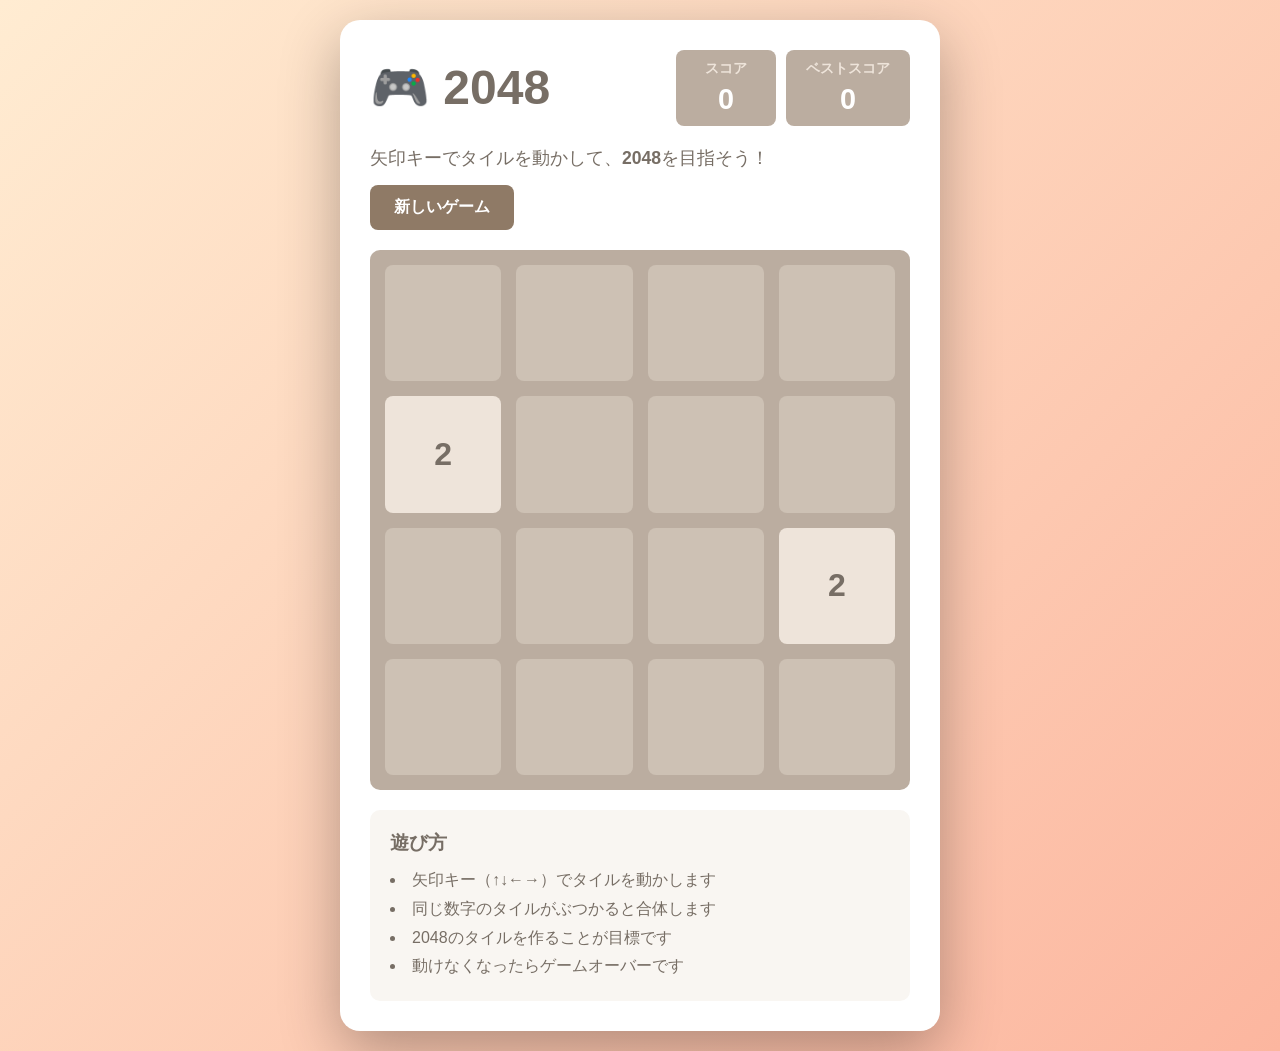
<file: 2048-game/index.html>
<!DOCTYPE html>
<html lang="ja">
<head>
    <meta charset="UTF-8">
    <meta name="viewport" content="width=device-width, initial-scale=1.0">
    <title>2048 ゲーム</title>
    <link rel="stylesheet" href="style.css">
</head>
<body>
    <div class="container">
        <header>
            <h1>🎮 2048</h1>
            <div class="score-container">
                <div class="score-box">
                    <div class="score-label">スコア</div>
                    <div id="score" class="score-value">0</div>
                </div>
                <div class="score-box">
                    <div class="score-label">ベストスコア</div>
                    <div id="bestScore" class="score-value">0</div>
                </div>
            </div>
        </header>

        <div class="game-info">
            <p>矢印キーでタイルを動かして、<strong>2048</strong>を目指そう！</p>
            <button id="newGameBtn" class="btn-new-game">新しいゲーム</button>
        </div>

        <div id="gameBoard" class="game-board">
            <!-- ゲームボードがここに生成されます -->
        </div>

        <div class="instructions">
            <h3>遊び方</h3>
            <ul>
                <li>矢印キー（↑↓←→）でタイルを動かします</li>
                <li>同じ数字のタイルがぶつかると合体します</li>
                <li>2048のタイルを作ることが目標です</li>
                <li>動けなくなったらゲームオーバーです</li>
            </ul>
        </div>
    </div>

    <div id="gameOverModal" class="modal">
        <div class="modal-content">
            <h2>ゲームオーバー！</h2>
            <p>最終スコア: <span id="finalScore">0</span></p>
            <button id="restartBtn" class="btn-restart">もう一度プレイ</button>
        </div>
    </div>

    <div id="winModal" class="modal">
        <div class="modal-content win">
            <h2>🎉 おめでとうございます！ 🎉</h2>
            <p>2048を達成しました！</p>
            <p>スコア: <span id="winScore">0</span></p>
            <button id="continueBtn" class="btn-continue">続ける</button>
            <button id="newGameFromWinBtn" class="btn-restart">新しいゲーム</button>
        </div>
    </div>

    <script src="script.js"></script>
</body>
</html>
</file>
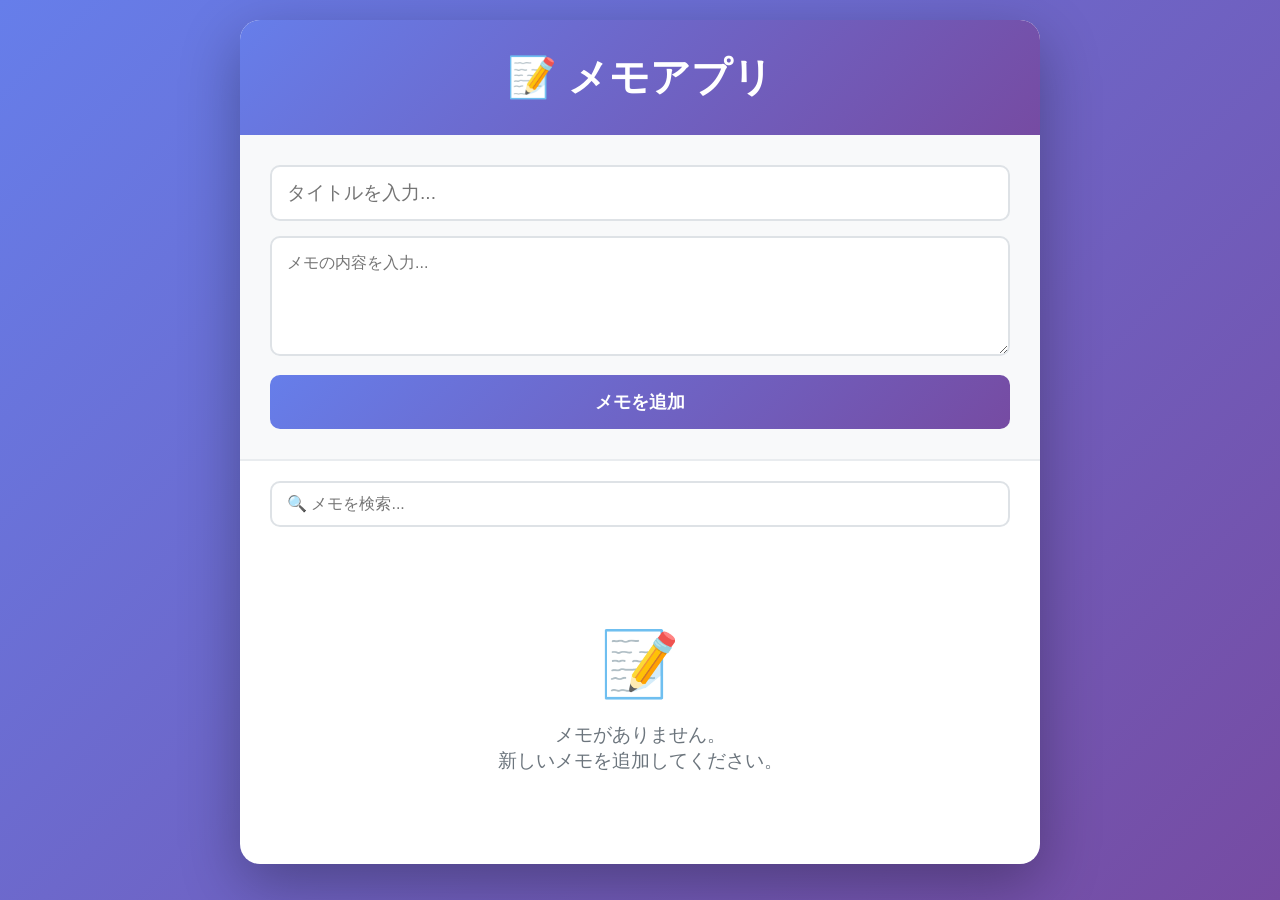
<file: memo-app/index.html>
<!DOCTYPE html>
<html lang="ja">
<head>
    <meta charset="UTF-8">
    <meta name="viewport" content="width=device-width, initial-scale=1.0">
    <title>メモアプリ</title>
    <link rel="stylesheet" href="style.css">
</head>
<body>
    <div class="container">
        <header>
            <h1>📝 メモアプリ</h1>
        </header>
        
        <div class="memo-input-section">
            <input type="text" id="memoTitle" placeholder="タイトルを入力..." />
            <textarea id="memoContent" placeholder="メモの内容を入力..."></textarea>
            <button id="addMemoBtn" class="btn-primary">メモを追加</button>
        </div>

        <div class="search-section">
            <input type="text" id="searchInput" placeholder="🔍 メモを検索..." />
        </div>

        <div class="memo-list" id="memoList">
            <!-- メモがここに表示されます -->
        </div>
    </div>

    <script src="script.js"></script>
</body>
</html>
</file>
<file: 2048-game/style.css>
* {
    margin: 0;
    padding: 0;
    box-sizing: border-box;
}

body {
    font-family: 'Segoe UI', Tahoma, Geneva, Verdana, sans-serif;
    background: linear-gradient(135deg, #ffecd2 0%, #fcb69f 100%);
    min-height: 100vh;
    padding: 20px;
    display: flex;
    justify-content: center;
    align-items: center;
}

.container {
    max-width: 600px;
    width: 100%;
    background: white;
    border-radius: 20px;
    padding: 30px;
    box-shadow: 0 20px 60px rgba(0, 0, 0, 0.3);
}

header {
    display: flex;
    justify-content: space-between;
    align-items: center;
    margin-bottom: 20px;
    flex-wrap: wrap;
    gap: 15px;
}

header h1 {
    font-size: 3em;
    color: #776e65;
    font-weight: bold;
}

.score-container {
    display: flex;
    gap: 10px;
}

.score-box {
    background: #bbada0;
    padding: 10px 20px;
    border-radius: 8px;
    text-align: center;
    min-width: 100px;
}

.score-label {
    color: #eee4da;
    font-size: 0.85em;
    font-weight: 600;
    text-transform: uppercase;
}

.score-value {
    color: white;
    font-size: 1.8em;
    font-weight: bold;
    margin-top: 5px;
}

.game-info {
    display: flex;
    justify-content: space-between;
    align-items: center;
    margin-bottom: 20px;
    flex-wrap: wrap;
    gap: 15px;
}

.game-info p {
    color: #776e65;
    font-size: 1.1em;
}

.btn-new-game {
    background: #8f7a66;
    color: white;
    border: none;
    padding: 12px 24px;
    border-radius: 8px;
    font-size: 1em;
    font-weight: bold;
    cursor: pointer;
    transition: background 0.3s;
}

.btn-new-game:hover {
    background: #9f8a76;
}

.game-board {
    background: #bbada0;
    border-radius: 10px;
    padding: 15px;
    display: grid;
    grid-template-columns: repeat(4, 1fr);
    gap: 15px;
    margin-bottom: 20px;
    position: relative;
}

.tile {
    background: #cdc1b4;
    border-radius: 8px;
    aspect-ratio: 1;
    display: flex;
    justify-content: center;
    align-items: center;
    font-size: 2em;
    font-weight: bold;
    color: #776e65;
    transition: all 0.15s ease-in-out;
    animation: appear 0.2s ease-in-out;
}

@keyframes appear {
    from {
        transform: scale(0);
        opacity: 0;
    }
    to {
        transform: scale(1);
        opacity: 1;
    }
}

.tile.tile-2 {
    background: #eee4da;
    color: #776e65;
}

.tile.tile-4 {
    background: #ede0c8;
    color: #776e65;
}

.tile.tile-8 {
    background: #f2b179;
    color: #f9f6f2;
}

.tile.tile-16 {
    background: #f59563;
    color: #f9f6f2;
}

.tile.tile-32 {
    background: #f67c5f;
    color: #f9f6f2;
}

.tile.tile-64 {
    background: #f65e3b;
    color: #f9f6f2;
}

.tile.tile-128 {
    background: #edcf72;
    color: #f9f6f2;
    font-size: 1.8em;
}

.tile.tile-256 {
    background: #edcc61;
    color: #f9f6f2;
    font-size: 1.8em;
}

.tile.tile-512 {
    background: #edc850;
    color: #f9f6f2;
    font-size: 1.8em;
}

.tile.tile-1024 {
    background: #edc53f;
    color: #f9f6f2;
    font-size: 1.5em;
}

.tile.tile-2048 {
    background: #edc22e;
    color: #f9f6f2;
    font-size: 1.5em;
    box-shadow: 0 0 30px 10px rgba(243, 215, 116, 0.5);
}

.tile.tile-merged {
    animation: merge 0.2s ease-in-out;
}

@keyframes merge {
    0% {
        transform: scale(1);
    }
    50% {
        transform: scale(1.2);
    }
    100% {
        transform: scale(1);
    }
}

.instructions {
    background: #f9f6f2;
    padding: 20px;
    border-radius: 10px;
    color: #776e65;
}

.instructions h3 {
    margin-bottom: 10px;
    color: #776e65;
}

.instructions ul {
    list-style-position: inside;
    line-height: 1.8;
}

.modal {
    display: none;
    position: fixed;
    top: 0;
    left: 0;
    width: 100%;
    height: 100%;
    background: rgba(0, 0, 0, 0.7);
    justify-content: center;
    align-items: center;
    z-index: 1000;
    animation: fadeIn 0.3s ease-in-out;
}

.modal.show {
    display: flex;
}

@keyframes fadeIn {
    from {
        opacity: 0;
    }
    to {
        opacity: 1;
    }
}

.modal-content {
    background: white;
    padding: 40px;
    border-radius: 20px;
    text-align: center;
    max-width: 400px;
    animation: slideUp 0.3s ease-in-out;
}

@keyframes slideUp {
    from {
        transform: translateY(50px);
        opacity: 0;
    }
    to {
        transform: translateY(0);
        opacity: 1;
    }
}

.modal-content h2 {
    color: #776e65;
    margin-bottom: 20px;
    font-size: 2em;
}

.modal-content.win h2 {
    color: #edc22e;
}

.modal-content p {
    color: #776e65;
    font-size: 1.2em;
    margin-bottom: 20px;
}

.modal-content span {
    font-weight: bold;
    color: #f67c5f;
    font-size: 1.3em;
}

.btn-restart,
.btn-continue {
    background: #8f7a66;
    color: white;
    border: none;
    padding: 15px 30px;
    border-radius: 8px;
    font-size: 1.1em;
    font-weight: bold;
    cursor: pointer;
    margin: 5px;
    transition: background 0.3s;
}

.btn-restart:hover,
.btn-continue:hover {
    background: #9f8a76;
}

.btn-continue {
    background: #edc22e;
}

.btn-continue:hover {
    background: #edcc61;
}

/* レスポンシブデザイン */
@media (max-width: 600px) {
    body {
        padding: 10px;
    }

    .container {
        padding: 20px;
    }

    header h1 {
        font-size: 2em;
    }

    .score-box {
        min-width: 80px;
        padding: 8px 15px;
    }

    .score-value {
        font-size: 1.5em;
    }

    .tile {
        font-size: 1.5em;
    }

    .tile.tile-128,
    .tile.tile-256,
    .tile.tile-512 {
        font-size: 1.3em;
    }

    .tile.tile-1024,
    .tile.tile-2048 {
        font-size: 1.1em;
    }

    .game-board {
        gap: 10px;
        padding: 10px;
    }
}

/* Made with Bob */
</file>
<file: memo-app/style.css>
* {
    margin: 0;
    padding: 0;
    box-sizing: border-box;
}

body {
    font-family: 'Segoe UI', Tahoma, Geneva, Verdana, sans-serif;
    background: linear-gradient(135deg, #667eea 0%, #764ba2 100%);
    min-height: 100vh;
    padding: 20px;
}

.container {
    max-width: 800px;
    margin: 0 auto;
    background: white;
    border-radius: 20px;
    box-shadow: 0 20px 60px rgba(0, 0, 0, 0.3);
    overflow: hidden;
}

header {
    background: linear-gradient(135deg, #667eea 0%, #764ba2 100%);
    color: white;
    padding: 30px;
    text-align: center;
}

header h1 {
    font-size: 2.5em;
    font-weight: 600;
}

.memo-input-section {
    padding: 30px;
    background: #f8f9fa;
    border-bottom: 2px solid #e9ecef;
}

#memoTitle {
    width: 100%;
    padding: 15px;
    font-size: 1.2em;
    border: 2px solid #dee2e6;
    border-radius: 10px;
    margin-bottom: 15px;
    transition: border-color 0.3s;
}

#memoTitle:focus {
    outline: none;
    border-color: #667eea;
}

#memoContent {
    width: 100%;
    padding: 15px;
    font-size: 1em;
    border: 2px solid #dee2e6;
    border-radius: 10px;
    margin-bottom: 15px;
    min-height: 120px;
    resize: vertical;
    font-family: inherit;
    transition: border-color 0.3s;
}

#memoContent:focus {
    outline: none;
    border-color: #667eea;
}

.btn-primary {
    width: 100%;
    padding: 15px;
    font-size: 1.1em;
    font-weight: 600;
    color: white;
    background: linear-gradient(135deg, #667eea 0%, #764ba2 100%);
    border: none;
    border-radius: 10px;
    cursor: pointer;
    transition: transform 0.2s, box-shadow 0.2s;
}

.btn-primary:hover {
    transform: translateY(-2px);
    box-shadow: 0 5px 15px rgba(102, 126, 234, 0.4);
}

.btn-primary:active {
    transform: translateY(0);
}

.search-section {
    padding: 20px 30px;
    background: white;
}

#searchInput {
    width: 100%;
    padding: 12px 15px;
    font-size: 1em;
    border: 2px solid #dee2e6;
    border-radius: 10px;
    transition: border-color 0.3s;
}

#searchInput:focus {
    outline: none;
    border-color: #667eea;
}

.memo-list {
    padding: 20px 30px 30px;
    max-height: 500px;
    overflow-y: auto;
}

.memo-item {
    background: #f8f9fa;
    border-left: 4px solid #667eea;
    padding: 20px;
    margin-bottom: 15px;
    border-radius: 10px;
    transition: transform 0.2s, box-shadow 0.2s;
    animation: slideIn 0.3s ease-out;
}

@keyframes slideIn {
    from {
        opacity: 0;
        transform: translateY(-10px);
    }
    to {
        opacity: 1;
        transform: translateY(0);
    }
}

.memo-item:hover {
    transform: translateX(5px);
    box-shadow: 0 5px 15px rgba(0, 0, 0, 0.1);
}

.memo-header {
    display: flex;
    justify-content: space-between;
    align-items: center;
    margin-bottom: 10px;
}

.memo-title {
    font-size: 1.3em;
    font-weight: 600;
    color: #333;
}

.memo-date {
    font-size: 0.85em;
    color: #6c757d;
}

.memo-content {
    color: #495057;
    line-height: 1.6;
    margin-bottom: 15px;
    white-space: pre-wrap;
    word-wrap: break-word;
}

.memo-actions {
    display: flex;
    gap: 10px;
}

.btn-edit, .btn-delete {
    padding: 8px 16px;
    font-size: 0.9em;
    font-weight: 600;
    border: none;
    border-radius: 6px;
    cursor: pointer;
    transition: transform 0.2s, opacity 0.2s;
}

.btn-edit {
    background: #28a745;
    color: white;
}

.btn-edit:hover {
    opacity: 0.9;
    transform: scale(1.05);
}

.btn-delete {
    background: #dc3545;
    color: white;
}

.btn-delete:hover {
    opacity: 0.9;
    transform: scale(1.05);
}

.empty-state {
    text-align: center;
    padding: 60px 20px;
    color: #6c757d;
}

.empty-state-icon {
    font-size: 4em;
    margin-bottom: 20px;
}

.empty-state-text {
    font-size: 1.2em;
}

/* スクロールバーのスタイル */
.memo-list::-webkit-scrollbar {
    width: 8px;
}

.memo-list::-webkit-scrollbar-track {
    background: #f1f1f1;
    border-radius: 10px;
}

.memo-list::-webkit-scrollbar-thumb {
    background: #667eea;
    border-radius: 10px;
}

.memo-list::-webkit-scrollbar-thumb:hover {
    background: #764ba2;
}

/* レスポンシブデザイン */
@media (max-width: 600px) {
    body {
        padding: 10px;
    }

    header h1 {
        font-size: 2em;
    }

    .memo-input-section,
    .search-section,
    .memo-list {
        padding: 20px;
    }

    .memo-actions {
        flex-direction: column;
    }

    .btn-edit, .btn-delete {
        width: 100%;
    }
}

/* Made with Bob */
</file>
